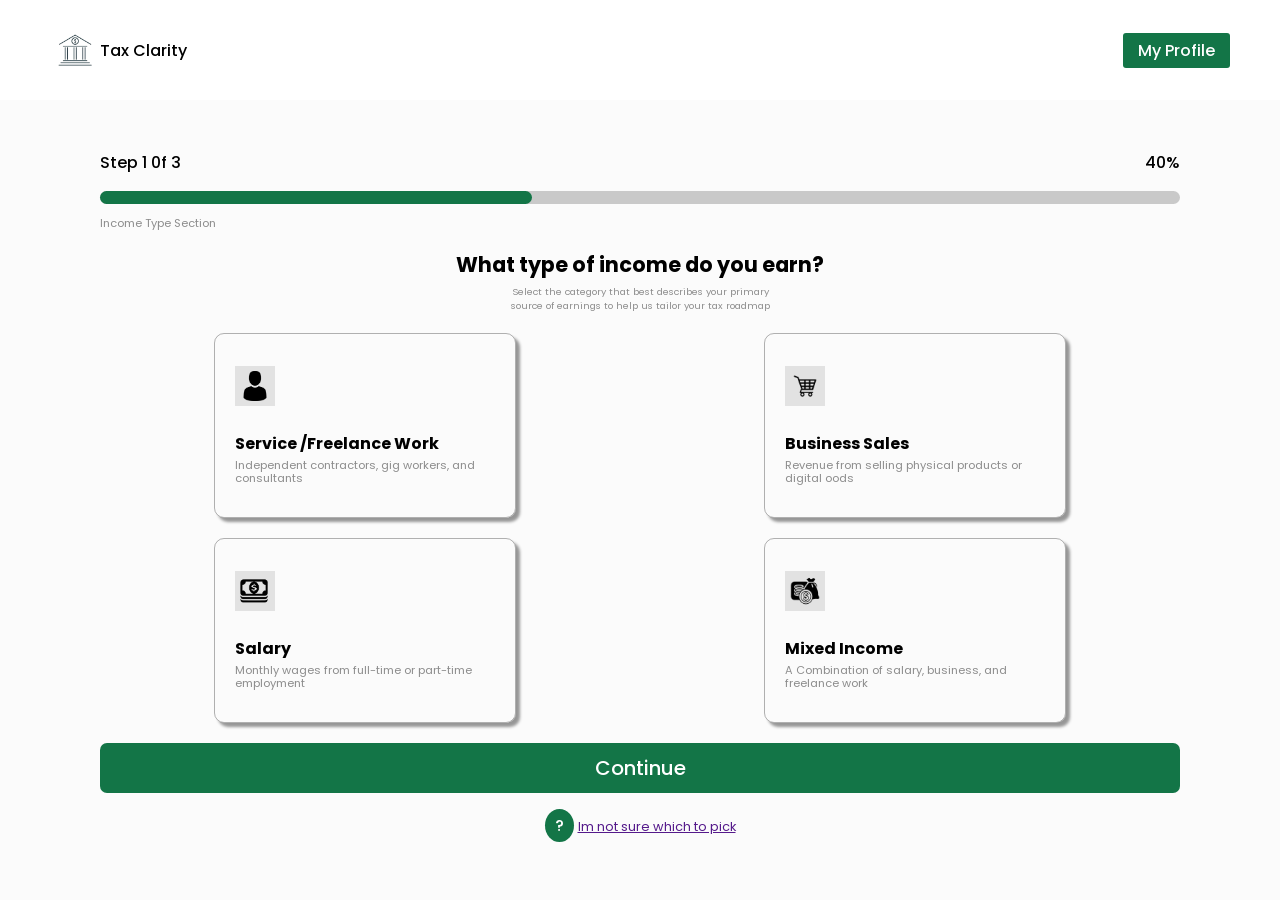
<file: index.html>
<!DOCTYPE html>
<html lang="en">
<head>
    <meta charset="UTF-8">
    <meta name="viewport" content="width=device-width, initial-scale=1.0">
    <title>TAX CLARITY</title>
    <link rel="preconnect" href="https://fonts.googleapis.com">
    <link rel="preconnect" href="https://fonts.gstatic.com" crossorigin>
    <link href="https://fonts.googleapis.com/css2?family=Poppins:ital,wght@0,100;0,200;0,300;0,400;0,500;0,600;0,700;0,800;0,900;1,100;1,200;1,300;1,400;1,500;1,600;1,700;1,800;1,900&family=Roboto:ital,wght@0,100..900;1,100..900&display=swap" rel="stylesheet">
    <link rel="stylesheet" href="practice.css">
</head>
<body>
    <header>
        <div class="company-name">
            <img src="images/bank icon.png" alt="">
             <p>Tax Clarity</p>
        </div>
        <p class="Profile">My Profile</p>
    </header>

    <section>
        <p class="step-text">Step 1 0f 3 <span>40%</span></p>

        <div class="step-progress-container">
            <div class="step-progress-fill">
            </div>
        </div>

        <p class="income-step-text">Income Type Section</p>

        <div class="Income-type">
            <h2>What type of income do you earn?</h2>
            <p>Select the category that best describes your primary 
            <br>source of earnings to help us tailor your tax roadmap
            </p>
        </div>
        
        <div class="main">

            <div class="type-container">
                <div class="img-container">
                 <img class="icon" src="images/personal icon.png" alt="">
                </div>
                <h4>Service /Freelance Work</h4>
                <p>Independent contractors, gig workers, and consultants</p>
            </div>

            <div class="type-container">
                <div class="img-container">
                    <img class="icon" src="images/cart icon.png" alt="">
                </div>
                <h4>Business Sales</h4>
                <p>Revenue from selling physical products or digital oods</p>
            </div>

            <div class="type-container">
                <div class="img-container">
                <img class=" money-icon" src="images/money icon.png" alt="">
                </div>
                <h4>Salary</h4>
                <p>Monthly wages from full-time or part-time employment</p>
            </div>            
            
            <div class="type-container">
                <div class="img-container">
                <img class="icon" src="images/Combined money icon.png" alt="">
                </div>
                <h4>Mixed Income</h4>
                <p>A Combination of salary, business, and freelance work</p>
            </div>
        </div>

        <p class="Next-action">
            Continue
        </p>

        <p class="question-mark"><span>&quest;</span> <a href="">  Im not sure which to pick</a> </p>
        

    </section>

</body>
</html>
</file>
<file: practice.css>
body{
  background-color: rgba(243, 243, 243, 0.3);
  margin: 0;
  padding: 0;
  font-family: "Poppins", Arial;
  color: black;
  
}

header{
  background-color: white;
  block-size: 100px;
  display: flex;
  align-items: center;
  justify-content: space-between;
  padding-inline-end: 50px;
  padding-inline-start: 50px;
  margin-block-end: 50px;
  
}

header p{
  font-weight: 500;
  
}

.company-name{
  display: flex;
  justify-content: start;
  align-items: center;
}

header img{
  block-size: 50px;
}

.Profile{
  background-color:#137547;
  color: white;
  font-weight: 500;
  display: inline-block;
  padding: 5px 15px;
  border-radius: 3px;
  box-shadow: none;
  margin-inline-start: 10px;
}

section{
  padding-inline: 100px;
  
  
}

.step-text{
  font-weight: 500;
  display: flex;
  justify-content: space-between;
} 

.income-step-text{
  font-size: 0.7rem;
  color: rgb(141, 141, 141);
}

.step-progress-container{
  background-color: rgb(0, 0,0,0.2);
  block-size: 13px;
  border-radius: 10px;
  
}

.step-progress-fill{
  background-color: #137547;
  inline-size: 40%;
  block-size: 100%;
  border-radius: 10px;
}

.Income-type{
  text-align: center;
  
}

h2{
  font-size: 1.3rem;
}
.Income-type p{
  font-size: 0.6rem;
  color: rgb(141, 141, 141);
  margin: 0;
  margin-block-end: 20px;
}

h2{
  margin-block-end: 5px;
  padding: 0;
}

.type-container{
  inline-size: 250px;
  border-radius: 10px;
  padding-inline: 20px 30px;
  border: solid 1px rgb(0, 0, 0,0.3);
  box-shadow: 4px 4px 3px rgb(0, 0, 0, 0.4);
  padding-block: 32px;;
}

.type-container p{
  font-size: 0.7rem;
  color: rgb(141, 141, 141);
  margin: 0;
  line-height: .8rem;
}

.type-container h4{
  margin-block: 3px;
}

.img-container{
  background-color: rgb(0, 0, 0, 0.1);
  display: inline-block;
  align-content: center;
  inline-size: 40px;
  block-size:40px;
  margin-block-end: 22px;
}
.icon{
  block-size: 30px;
  padding-block-start:5px;
  padding-inline-start: 5px;
}

.main{
  display: grid;
  grid-template-columns: repeat(2,1fr);
  gap: 20px;

  place-items: center;
}
.money-icon{
  block-size: 25px;
  padding-block-start:5px;
  padding-inline-start: 5px;
}

.Next-action{
  background-color: #137547;
  color: white;
  font-weight: 500;
  font-size: 1.25rem;
  text-align: center;
  padding:10px 0;
  border-radius: 7px
}


a{
  font-size: .8rem;
  display: inline-block;
  text-align: center;
}

.question-mark{
  display: block;
  text-align: center;
  
}
.question-mark span{
  text-decoration: none;
  
  background-color: #137547;
  color: white;
  font-weight: 500;
  padding: 5px 10px;
  border-radius: 50%;
}
</file>
